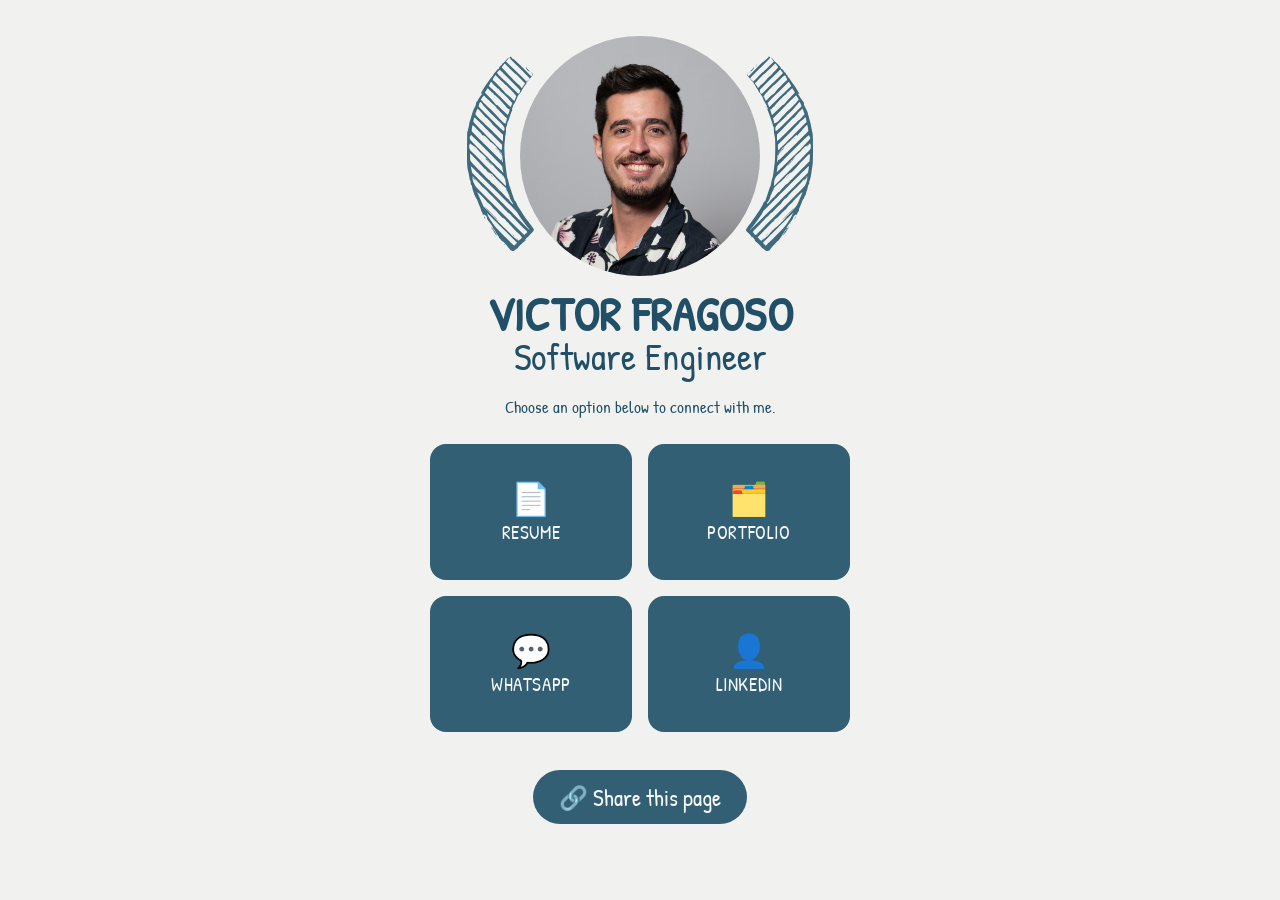
<file: index.html>
<!DOCTYPE html>
<html lang="en">
<head>
  <meta charset="utf-8" />
  <meta name="viewport" content="width=device-width, initial-scale=1" />
  <title>Victor Fragoso</title>
  <meta name="description" content="Official links from Victor Fragoso." />
  <link rel="icon" type="image/x-icon" href="images/favicon.png" />
  <link rel="preconnect" href="https://fonts.googleapis.com" />
  <link rel="preconnect" href="https://fonts.gstatic.com" crossorigin />
  <link href="https://fonts.googleapis.com/css2?family=Patrick+Hand&display=swap" rel="stylesheet" />
  <link rel="stylesheet" href="styles/main.css" />
</head>
<body>
  <main class="page">
    <header class="hero">
      <div class="avatar-shell">
        <img
          src="images/ornaments/photo-ornament.svg"
          class="ornament-overlay"
          alt=""
          aria-hidden="true"
          onload="this.parentElement.classList.add('ornament-loaded')"
          onerror="this.remove()"
        />
        <img src="images/fragoso.jpg" class="avatar" alt="Victor Fragoso portrait" />
      </div>
      <h1>VICTOR FRAGOSO</h1>
      <p class="role">Software Engineer</p>
      <p class="intro">Choose an option below to connect with me.</p>
    </header>

    <section class="quick-grid" aria-label="Main links">
      <a href="https://portfolio.frago.so/resume-fragoso.pdf" class="quick-card" target="_blank" rel="noopener noreferrer">
        <span class="quick-icon" aria-hidden="true">📄</span>
        <span class="quick-label">RESUME</span>
      </a>
      <a href="https://portfolio.frago.so/" class="quick-card" target="_blank" rel="noopener noreferrer">
        <span class="quick-icon" aria-hidden="true">🗂️</span>
        <span class="quick-label">PORTFOLIO</span>
      </a>
      <a href="https://wa.me/5511970791572?text=Vi%20o%20seu%20portfolio%20e%20gostaria%20de%20conversar." class="quick-card" target="_blank" rel="noopener noreferrer">
        <span class="quick-icon" aria-hidden="true">💬</span>
        <span class="quick-label">WHATSAPP</span>
      </a>
      <a href="https://www.linkedin.com/in/victorffs/" class="quick-card" target="_blank" rel="noopener noreferrer">
        <span class="quick-icon" aria-hidden="true">👤</span>
        <span class="quick-label">LINKEDIN</span>
      </a>
    </section>

    <nav class="bottom-icons" aria-label="Quick actions">
      <button class="share-cta js-share" type="button" aria-label="Share this page">🔗 Share this page</button>
    </nav>
    <p class="share-feedback" role="status" aria-live="polite"></p>
  </main>
  <script>
    const shareButton = document.querySelector('.js-share');
    const shareFeedback = document.querySelector('.share-feedback');

    let feedbackTimer;

    const showShareFeedback = (message) => {
      if (!shareFeedback) {
        return;
      }

      shareFeedback.textContent = message;
      clearTimeout(feedbackTimer);
      feedbackTimer = setTimeout(() => {
        shareFeedback.textContent = '';
      }, 2200);
    };

    if (shareButton) {
      shareButton.addEventListener('click', async () => {
        const shareData = {
          title: 'Victor Fragoso',
          text: 'Check out Victor Fragoso\'s portfolio',
          url: window.location.href,
        };

        let copied = false;

        if (navigator.clipboard && navigator.clipboard.writeText) {
          try {
            await navigator.clipboard.writeText(window.location.href);
            copied = true;
            showShareFeedback('Link copied to clipboard!');
          } catch (error) {
          }
        }

        if (navigator.share) {
          try {
            await navigator.share(shareData);
            return;
          } catch (error) {
            if (error.name === 'AbortError') {
              return;
            }
          }
        }

        if (!copied) {
          showShareFeedback('Could not copy the link.');
        }
      });
    }
  </script>
</body>
</html>
</file>
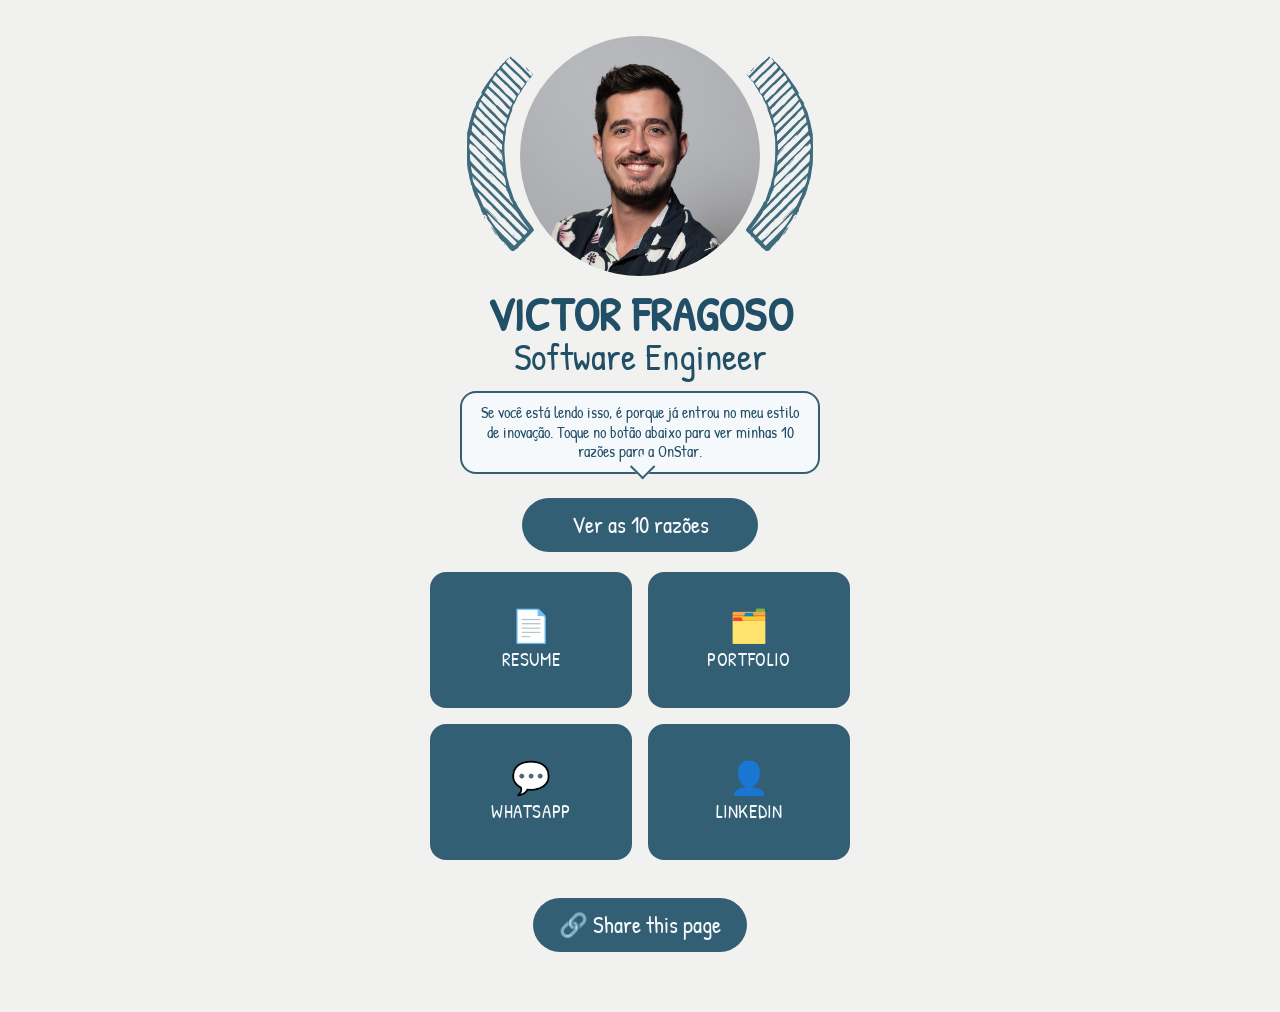
<file: onstar/index.html>
<!DOCTYPE html>
<html lang="pt-BR">
<head>
  <meta charset="utf-8" />
  <meta name="viewport" content="width=device-width, initial-scale=1" />
  <title>Victor Fragoso | OnStar</title>
  <meta name="description" content="Landing OnStar com links principais e acesso rápido às 10 razões para considerar Victor Fragoso." />
  <link rel="icon" type="image/x-icon" href="../images/favicon.png" />
  <link rel="preconnect" href="https://fonts.googleapis.com" />
  <link rel="preconnect" href="https://fonts.gstatic.com" crossorigin />
  <link href="https://fonts.googleapis.com/css2?family=Patrick+Hand&display=swap" rel="stylesheet" />
  <link rel="stylesheet" href="../styles/main.css" />
</head>
<body>
  <main class="page onstar-landing">
    <header class="hero">
      <div class="avatar-shell">
        <img
          src="../images/ornaments/photo-ornament.svg"
          class="ornament-overlay"
          alt=""
          aria-hidden="true"
          onload="this.parentElement.classList.add('ornament-loaded')"
          onerror="this.remove()"
        />
        <img src="../images/fragoso.jpg" class="avatar" alt="Victor Fragoso portrait" />
      </div>
      <h1>VICTOR FRAGOSO</h1>
      <p class="role">Software Engineer</p>
      <p class="intro intro-balloon onstar-mini-balloon">Se você está lendo isso, é porque já entrou no meu estilo de inovação. Toque no botão abaixo para ver minhas 10 razões para a OnStar.</p>
    </header>

    <section class="onstar-cta-wrap onstar-landing-cta" aria-label="Acesso às 10 razões">
      <a href="./10-razoes/" class="share-cta onstar-cta">Ver as 10 razões</a>
    </section>

    <section class="quick-grid" aria-label="Main links">
      <a href="./resume-fragoso-onstar-20260311.pdf" class="quick-card" target="_blank" rel="noopener noreferrer">
        <span class="quick-icon" aria-hidden="true">📄</span>
        <span class="quick-label">RESUME</span>
      </a>
      <a href="https://portfolio.frago.so/" class="quick-card" target="_blank" rel="noopener noreferrer">
        <span class="quick-icon" aria-hidden="true">🗂️</span>
        <span class="quick-label">PORTFOLIO</span>
      </a>
      <a href="https://wa.me/5511970791572?text=Vi%20o%20seu%20portfolio%20e%20gostaria%20de%20conversar." class="quick-card" target="_blank" rel="noopener noreferrer">
        <span class="quick-icon" aria-hidden="true">💬</span>
        <span class="quick-label">WHATSAPP</span>
      </a>
      <a href="https://www.linkedin.com/in/victorffs/" class="quick-card" target="_blank" rel="noopener noreferrer">
        <span class="quick-icon" aria-hidden="true">👤</span>
        <span class="quick-label">LINKEDIN</span>
      </a>
    </section>

    <nav class="bottom-icons" aria-label="Quick actions">
      <button class="share-cta js-share" type="button" aria-label="Share this page">🔗 Share this page</button>
    </nav>
    <p class="share-feedback" role="status" aria-live="polite"></p>
  </main>
  <script>
    const shareButton = document.querySelector('.js-share');
    const shareFeedback = document.querySelector('.share-feedback');

    let feedbackTimer;

    const showShareFeedback = (message) => {
      if (!shareFeedback) {
        return;
      }

      shareFeedback.textContent = message;
      clearTimeout(feedbackTimer);
      feedbackTimer = setTimeout(() => {
        shareFeedback.textContent = '';
      }, 2200);
    };

    if (shareButton) {
      shareButton.addEventListener('click', async () => {
        const shareData = {
          title: 'Victor Fragoso | OnStar',
          text: 'Confira a página OnStar de Victor Fragoso',
          url: window.location.href,
        };

        let copied = false;

        if (navigator.clipboard && navigator.clipboard.writeText) {
          try {
            await navigator.clipboard.writeText(window.location.href);
            copied = true;
            showShareFeedback('Link copied to clipboard!');
          } catch (error) {
          }
        }

        if (navigator.share) {
          try {
            await navigator.share(shareData);
            return;
          } catch (error) {
            if (error.name === 'AbortError') {
              return;
            }
          }
        }

        if (!copied) {
          showShareFeedback('Could not copy the link.');
        }
      });
    }
  </script>
</body>
</html>
</file>
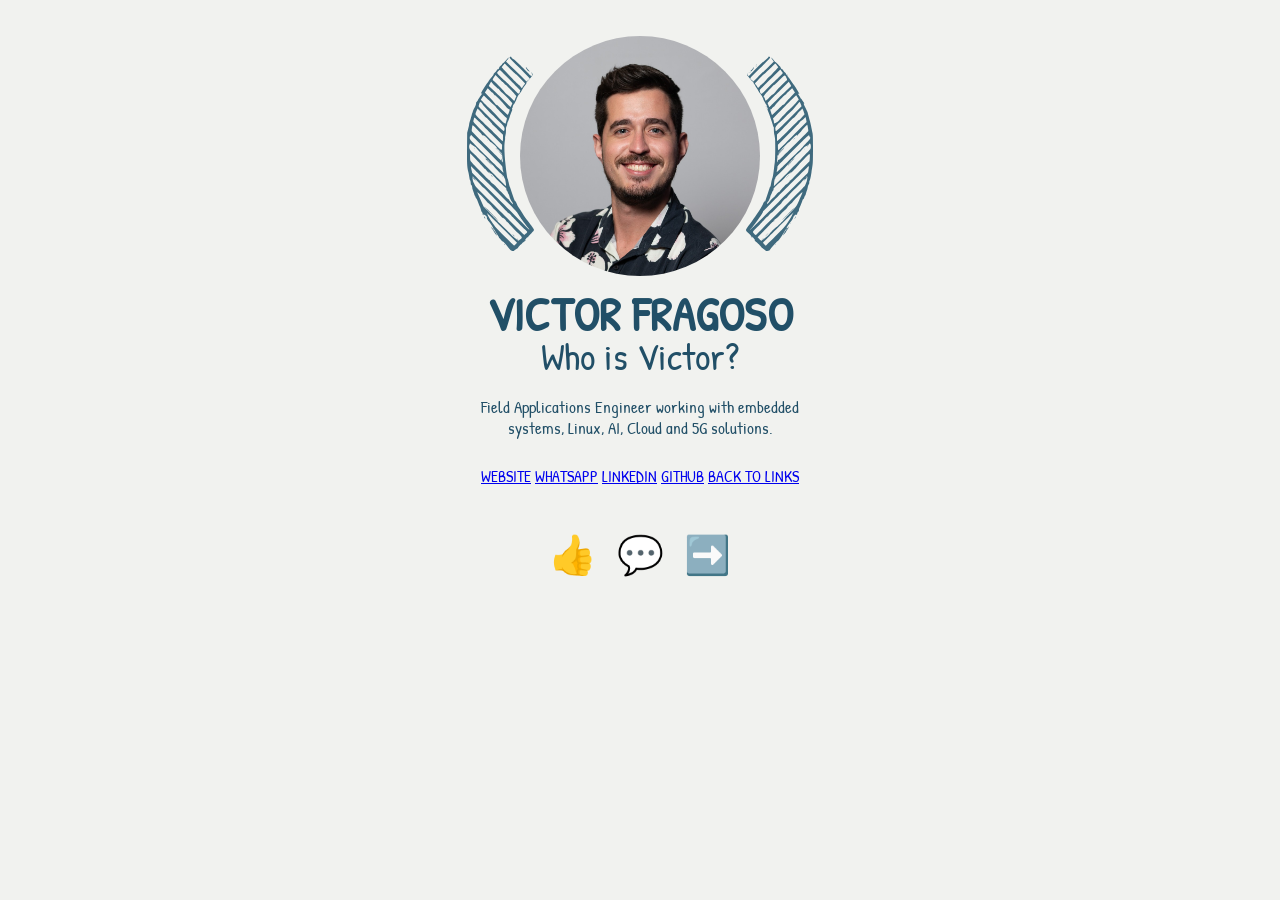
<file: victor/index.html>
<!DOCTYPE html>
<html lang="en">
<head>
  <meta charset="utf-8" />
  <meta name="viewport" content="width=device-width, initial-scale=1" />
  <title>Victor Fragoso | About</title>
  <meta name="description" content="More about Victor Fragoso and his professional links." />
  <link rel="icon" type="image/x-icon" href="../images/favicon.png" />
  <link rel="preconnect" href="https://fonts.googleapis.com" />
  <link rel="preconnect" href="https://fonts.gstatic.com" crossorigin />
  <link href="https://fonts.googleapis.com/css2?family=Patrick+Hand&display=swap" rel="stylesheet" />
  <link rel="stylesheet" href="../styles/main.css" />
</head>
<body>
  <main class="page">
    <header class="hero">
      <div class="avatar-shell">
        <img
          src="../images/ornaments/photo-ornament.svg"
          class="ornament-overlay"
          alt=""
          aria-hidden="true"
          onload="this.parentElement.classList.add('ornament-loaded')"
          onerror="this.remove()"
        />
        <img src="../images/fragoso.jpg" class="avatar" alt="Victor Fragoso portrait" />
      </div>
      <h1>VICTOR FRAGOSO</h1>
      <p class="role">Who is Victor?</p>
      <p class="intro">Field Applications Engineer working with embedded systems, Linux, AI, Cloud and 5G solutions.</p>
    </header>

    <section class="links" aria-label="Main links">
      <a href="https://frago.so/" class="link-button" target="_blank" rel="noopener noreferrer">WEBSITE</a>
      <a href="https://wa.me/5511970791572?text=Vi%20o%20seu%20portfolio%20e%20gostaria%20de%20conversar." class="link-button" target="_blank" rel="noopener noreferrer">WHATSAPP</a>
      <a href="https://www.linkedin.com/in/victorffs/" class="link-button" target="_blank" rel="noopener noreferrer">LINKEDIN</a>
      <a href="https://github.com/victorffs/" class="link-button" target="_blank" rel="noopener noreferrer">GITHUB</a>
      <a href="../index.html" class="link-button">BACK TO LINKS</a>
    </section>

    <nav class="bottom-icons" aria-label="Quick actions">
      <a class="icon-action" href="https://www.linkedin.com/in/victorffs/" target="_blank" rel="noopener noreferrer" aria-label="Open LinkedIn">👍</a>
      <a class="icon-action" href="https://wa.me/5511970791572?text=Vi%20o%20seu%20portfolio%20e%20gostaria%20de%20conversar." target="_blank" rel="noopener noreferrer" aria-label="Send WhatsApp message">💬</a>
      <button class="icon-action js-share" type="button" aria-label="Share this page">➡️</button>
    </nav>
  </main>
  <script>
    const shareButton = document.querySelector('.js-share');

    if (shareButton) {
      shareButton.addEventListener('click', async () => {
        const shareData = {
          title: 'Victor Fragoso',
          text: 'Check out Victor Fragoso\'s portfolio',
          url: window.location.href,
        };

        if (navigator.share) {
          try {
            await navigator.share(shareData);
            return;
          } catch (error) {
            if (error.name === 'AbortError') {
              return;
            }
          }
        }

        if (navigator.clipboard && navigator.clipboard.writeText) {
          await navigator.clipboard.writeText(window.location.href);
          shareButton.textContent = '✅';
          setTimeout(() => {
            shareButton.textContent = '➡️';
          }, 1300);
        }
      });
    }
  </script>
</body>
</html>
</file>
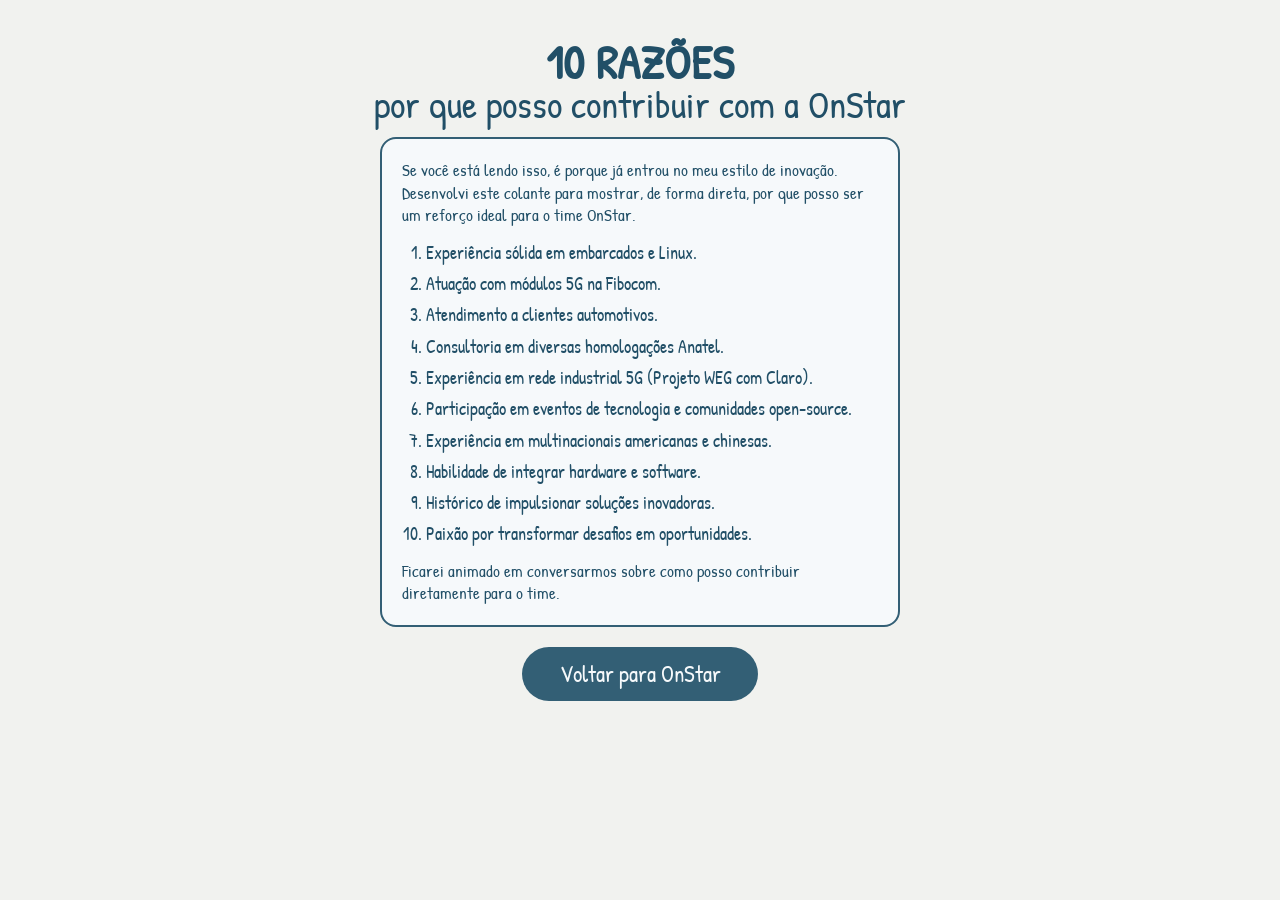
<file: onstar/10-razoes/index.html>
<!DOCTYPE html>
<html lang="pt-BR">
<head>
  <meta charset="utf-8" />
  <meta name="viewport" content="width=device-width, initial-scale=1" />
  <title>Victor Fragoso | 10 Razões para OnStar</title>
  <meta name="description" content="10 razões para considerar Victor Fragoso como reforço ideal para o time OnStar." />
  <link rel="icon" type="image/x-icon" href="../../images/favicon.png" />
  <link rel="preconnect" href="https://fonts.googleapis.com" />
  <link rel="preconnect" href="https://fonts.gstatic.com" crossorigin />
  <link href="https://fonts.googleapis.com/css2?family=Patrick+Hand&display=swap" rel="stylesheet" />
  <link rel="stylesheet" href="../../styles/main.css" />
</head>
<body>
  <main class="page reasons-page">
    <header class="hero">
      <h1>10 RAZÕES</h1>
      <p class="role">por que posso contribuir com a OnStar</p>
    </header>

    <section class="reasons-panel" aria-label="10 razões para considerar Victor Fragoso">
      <p class="reasons-intro">Se você está lendo isso, é porque já entrou no meu estilo de inovação. Desenvolvi este colante para mostrar, de forma direta, por que posso ser um reforço ideal para o time OnStar.</p>
      <ol class="reasons-list">
        <li>Experiência sólida em embarcados e Linux.</li>
        <li>Atuação com módulos 5G na Fibocom.</li>
        <li>Atendimento a clientes automotivos.</li>
        <li>Consultoria em diversas homologações Anatel.</li>
        <li>Experiência em rede industrial 5G (Projeto WEG com Claro).</li>
        <li>Participação em eventos de tecnologia e comunidades open-source.</li>
        <li>Experiência em multinacionais americanas e chinesas.</li>
        <li>Habilidade de integrar hardware e software.</li>
        <li>Histórico de impulsionar soluções inovadoras.</li>
        <li>Paixão por transformar desafios em oportunidades.</li>
      </ol>
      <p class="reasons-outro">Ficarei animado em conversarmos sobre como posso contribuir diretamente para o time.</p>
    </section>

    <section class="onstar-cta-wrap" aria-label="Voltar para OnStar">
      <a href="../" class="share-cta onstar-cta">Voltar para OnStar</a>
    </section>
  </main>
</body>
</html>
</file>
<file: styles/main.css>
:root {
  --bg: #f1f2ef;
  --text: #214f67;
  --button: #335f75;
  --button-hover: #2b5266;
  --button-text: #f6f9fb;
  --muted: #5f8a7c;
}

* {
  box-sizing: border-box;
}

body {
  margin: 0;
  min-height: 100vh;
  background: var(--bg);
  color: var(--text);
  font-family: "Patrick Hand", "Segoe UI", sans-serif;
}

.page {
  width: 100%;
  max-width: 590px;
  margin: 0 auto;
  padding: 30px 20px 24px;
  text-align: center;
}

.hero {
  margin-bottom: 24px;
}

.avatar-shell {
  position: relative;
  width: fit-content;
  margin: 0 auto 16px;
  padding: 0;
}

.ornament-overlay {
  position: absolute;
  top: 49%;
  left: 50%;
  width: 334px;
  max-width: none;
  height: auto;
  transform: translate(-50%, -50%);
  pointer-events: none;
  z-index: 0;
}

.avatar-shell.ornament-loaded::before,
.avatar-shell.ornament-loaded::after {
  display: none;
}

.avatar-shell::before,
.avatar-shell::after {
  content: "";
  position: absolute;
  top: 50%;
  left: 50%;
  width: 292px;
  height: 292px;
  border-radius: 50%;
  background: repeating-linear-gradient(
    135deg,
    rgba(63, 106, 126, 0.98) 0 4px,
    transparent 4px 10px
  );
  -webkit-mask: radial-gradient(
    farthest-side,
    transparent calc(100% - 14px),
    #000 calc(100% - 14px)
  );
  mask: radial-gradient(
    farthest-side,
    transparent calc(100% - 14px),
    #000 calc(100% - 14px)
  );
  opacity: 0.95;
  z-index: 0;
}

.avatar-shell::before {
  transform: translate(-74%, -50%) rotate(-10deg);
  clip-path: inset(12% 58% 12% 0 round 50%);
}

.avatar-shell::after {
  transform: translate(-26%, -50%) rotate(10deg);
  clip-path: inset(12% 0 12% 58% round 50%);
}

.avatar {
  width: 230px;
  height: 230px;
  border-radius: 50%;
  object-fit: cover;
  display: block;
  position: relative;
  z-index: 1;
}

h1 {
  margin: 4px 0 1px;
  font-size: 2.95rem;
  line-height: 0.95;
  letter-spacing: 0.3px;
}

.role {
  margin: 0;
  font-size: 2.18rem;
  line-height: 1;
}

.intro {
  margin: 22px auto 26px;
  max-width: 360px;
  font-size: 1.02rem;
  line-height: 1.2;
}

.intro-balloon {
  position: relative;
  max-width: 420px;
  margin-top: 20px;
  padding: 12px 16px;
  border-radius: 16px;
  border: 2px solid var(--button);
  background: var(--button-text);
  color: var(--text);
  line-height: 1.25;
}

.intro-balloon::after {
  content: "";
  position: absolute;
  left: 50%;
  bottom: -12px;
  transform: translateX(-50%);
  width: 20px;
  height: 20px;
  background: var(--button-text);
  border-right: 2px solid var(--button);
  border-bottom: 2px solid var(--button);
  rotate: 45deg;
}

.quick-grid {
  display: grid;
  grid-template-columns: repeat(2, minmax(0, 1fr));
  gap: 14px;
  max-width: 390px;
  margin: 0 auto;
}

.quick-card {
  display: flex;
  flex-direction: column;
  align-items: center;
  justify-content: center;
  gap: 8px;
  min-height: 128px;
  border-radius: 16px;
  background: var(--button);
  color: var(--button-text);
  text-decoration: none;
  padding: 12px;
  transition: background-color 0.15s ease, transform 0.15s ease;
}

.quick-icon {
  font-size: 2rem;
  line-height: 1;
}

.quick-label {
  font-size: 1.2rem;
  line-height: 1;
  letter-spacing: 0.6px;
  text-align: center;
}

.quick-card:hover,
.quick-card:focus-visible {
  background: var(--button-hover);
  transform: translateY(-2px);
}

.quick-card:focus-visible {
  outline: 3px solid #264f63;
  outline-offset: 2px;
}

.bottom-icons {
  display: flex;
  justify-content: center;
  align-items: center;
  gap: 8px;
  margin: 38px 0 14px;
  font-size: 2.35rem;
  letter-spacing: 0;
}

.icon-action {
  border: 0;
  background: transparent;
  color: var(--text);
  text-decoration: none;
  line-height: 1;
  padding: 4px 6px;
  border-radius: 10px;
  cursor: pointer;
  font: inherit;
  font-size: 2.35rem;
  transition: transform 0.12s ease, opacity 0.12s ease;
}

.icon-action:hover,
.icon-action:focus-visible {
  transform: translateY(-1px);
  opacity: 0.9;
}

.icon-action:focus-visible {
  outline: 3px solid #264f63;
  outline-offset: 2px;
}

.share-cta {
  border: 0;
  background: var(--button);
  color: var(--button-text);
  border-radius: 999px;
  min-height: 54px;
  padding: 0 26px;
  font: inherit;
  font-size: 1.45rem;
  cursor: pointer;
  transition: background-color 0.15s ease, transform 0.15s ease;
}

.share-cta:hover,
.share-cta:focus-visible {
  background: var(--button-hover);
  transform: translateY(-1px);
}

.share-cta:focus-visible {
  outline: 3px solid #264f63;
  outline-offset: 2px;
}

.share-feedback {
  min-height: 1.4em;
  margin: 10px 0 0;
  color: var(--muted);
  font-size: 1rem;
}

.onstar-landing .quick-grid {
  margin-top: 6px;
}

.onstar-mini-balloon {
  max-width: 332px;
  margin: 16px auto 18px;
  font-size: 0.95rem;
  padding: 10px 12px;
  line-height: 1.22;
}

.onstar-mini-balloon::after {
  width: 16px;
  height: 16px;
  bottom: -10px;
}

.onstar-cta-wrap {
  margin: 20px auto 0;
  text-align: center;
}

.onstar-landing-cta {
  margin: 14px auto 20px;
}

.onstar-cta {
  display: inline-flex;
  align-items: center;
  justify-content: center;
  min-width: 236px;
  text-decoration: none;
}

.reasons-page .hero {
  margin-bottom: 14px;
}

.reasons-panel {
  max-width: 520px;
  margin: 0 auto;
  padding: 16px;
  border: 2px solid var(--button);
  border-radius: 16px;
  background: var(--button-text);
  text-align: left;
}

.reasons-intro,
.reasons-outro {
  margin: 0;
  color: var(--text);
  line-height: 1.3;
  font-size: 1.08rem;
}

.reasons-list {
  margin: 14px 0;
  padding-left: 24px;
  color: var(--text);
  font-size: 1.12rem;
  line-height: 1.3;
}

.reasons-list li + li {
  margin-top: 8px;
}

@media (min-width: 640px) {
  .page {
    padding-top: 36px;
  }

  .avatar {
    width: 240px;
    height: 240px;
  }

  .ornament-overlay {
    width: 346px;
  }

  .role {
    font-size: 2.35rem;
  }

  .intro {
    font-size: 1.08rem;
  }

  .quick-grid {
    max-width: 420px;
    gap: 16px;
  }

  .quick-card {
    min-height: 136px;
  }

  .onstar-mini-balloon {
    max-width: 360px;
    font-size: 1rem;
    padding: 10px 14px;
  }

  .reasons-panel {
    padding: 20px;
  }
}
</file>
